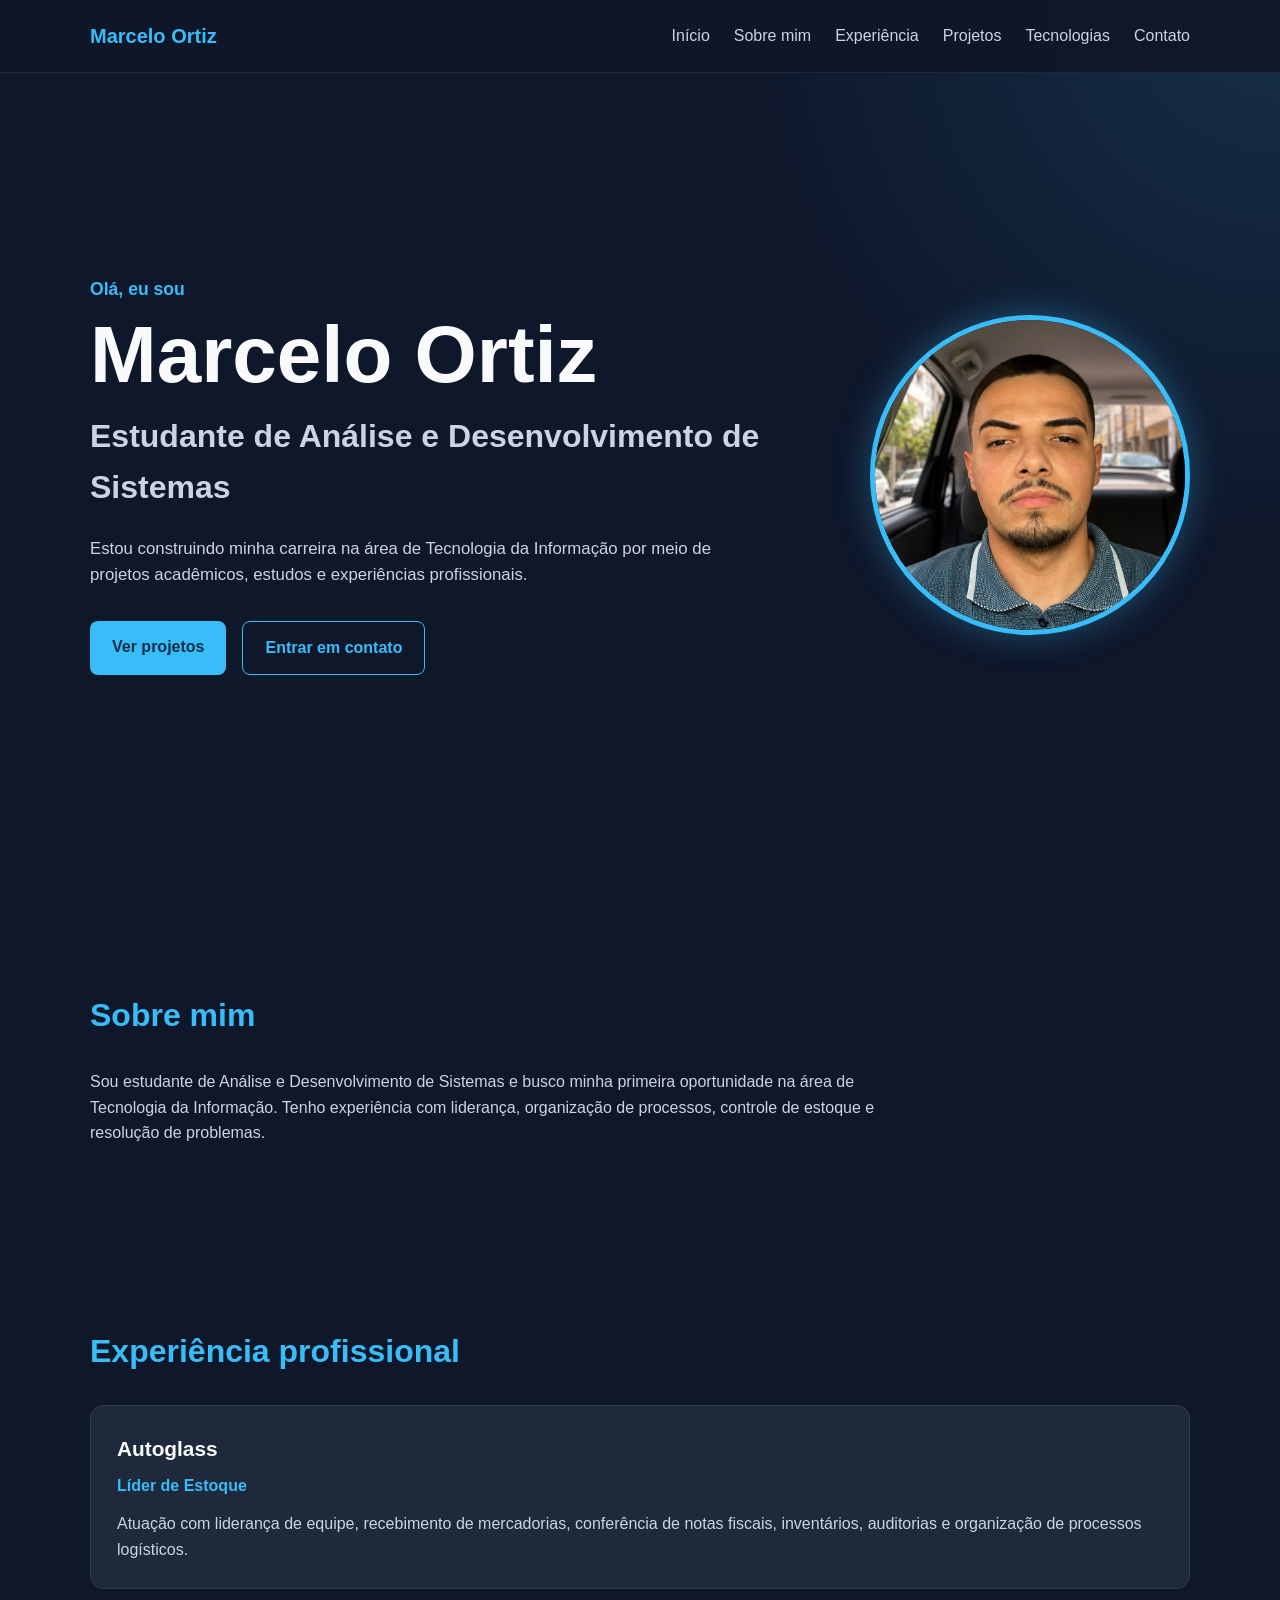
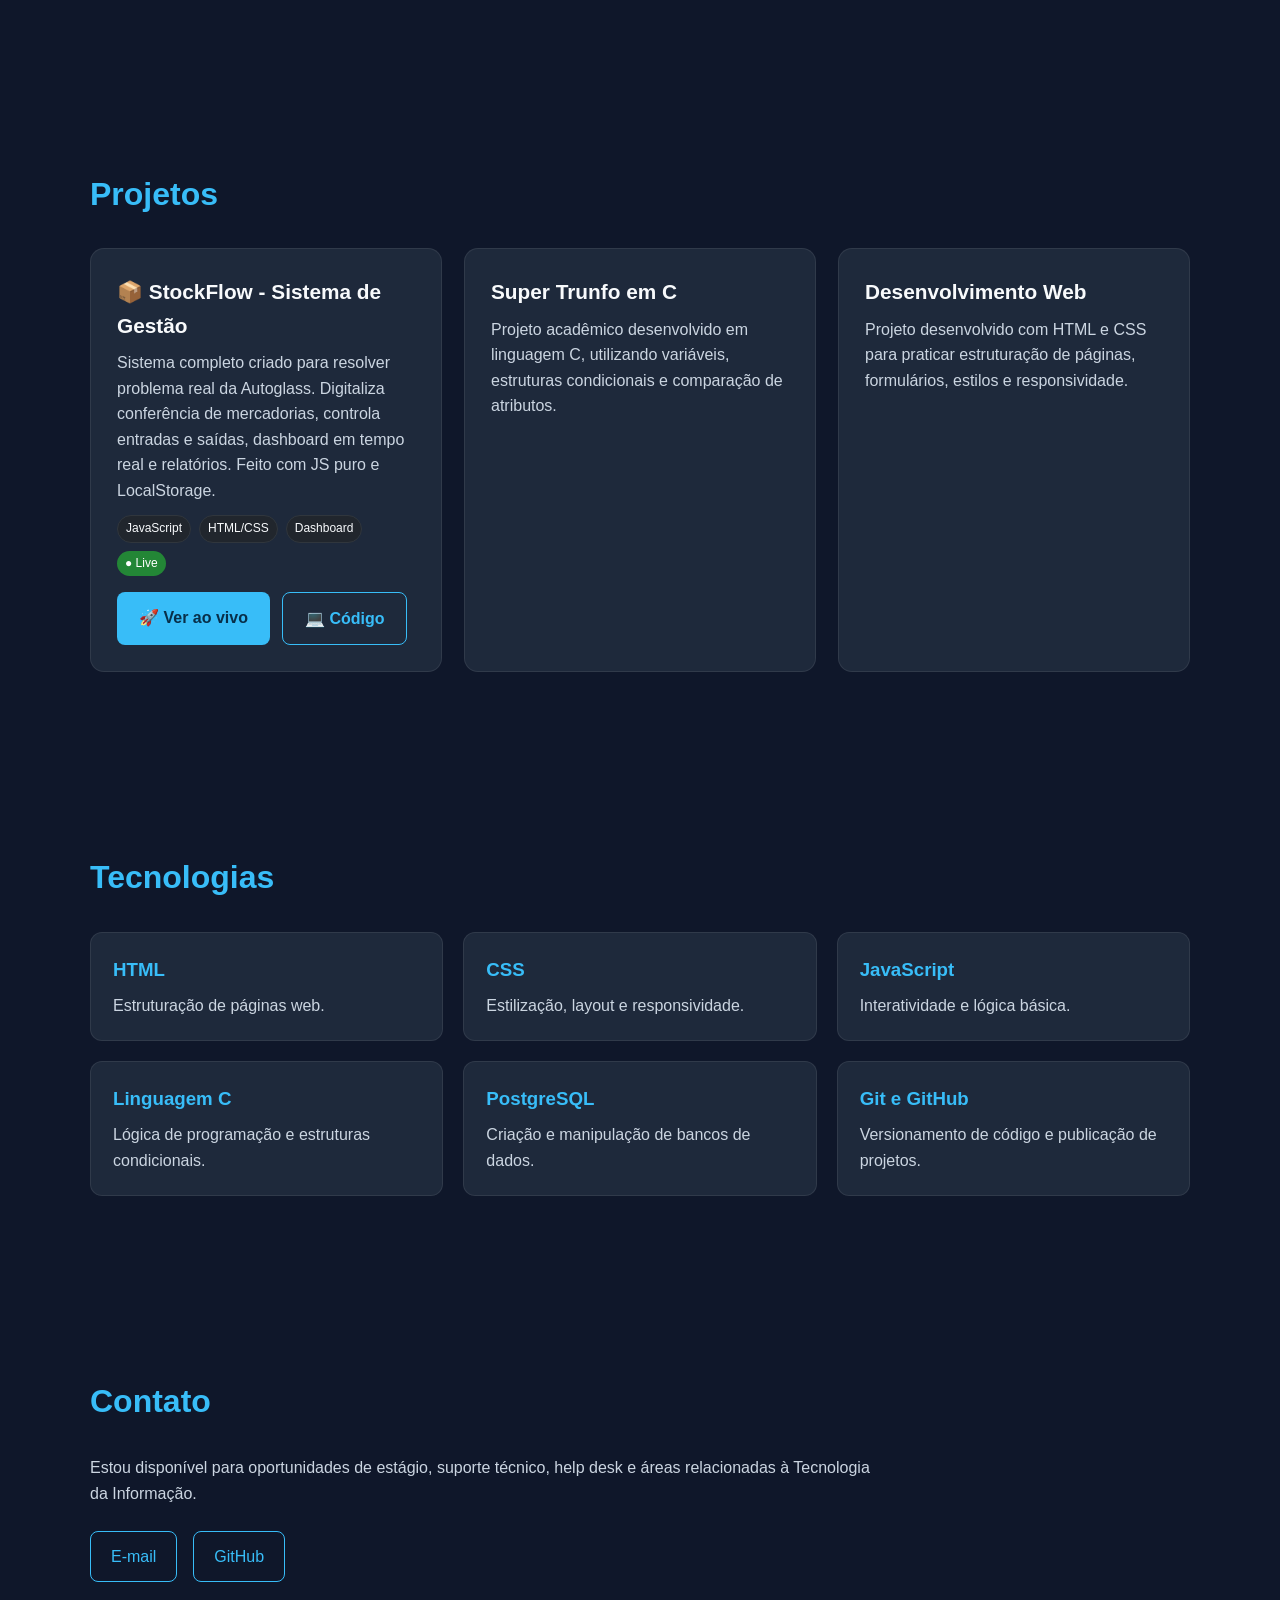
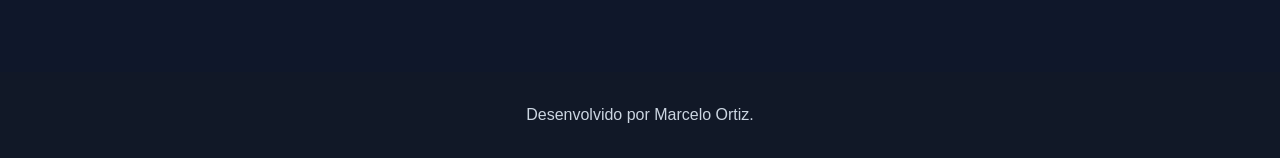
<file: index.html>
<!DOCTYPE html>
<html lang="pt-BR">
  <head>
    <meta charset="UTF-8" />
    <meta name="viewport" content="width=device-width, initial-scale=1.0" />
    <meta
      name="description"
      content="Portfólio profissional de Marcelo Ortiz, estudante de Análise e Desenvolvimento de Sistemas."
    />
    <title>Marcelo Ortiz | Portfólio</title>
    <link rel="stylesheet" href="style.css" />
  </head>

  <body>
    <header class="cabecalho">
      <nav class="menu">
        <a href="#inicio" class="logo">Marcelo Ortiz</a>
        <ul class="menu-links">
          <li><a href="#inicio">Início</a></li>
          <li><a href="#sobre">Sobre mim</a></li>
          <li><a href="#experiencia">Experiência</a></li>
          <li><a href="#projetos">Projetos</a></li>
          <li><a href="#tecnologias">Tecnologias</a></li>
          <li><a href="#contato">Contato</a></li>
        </ul>
      </nav>
    </header>

    <main>
      <section id="inicio" class="inicio">
        <div class="inicio-conteudo">
          <div class="inicio-grid">
            <div class="inicio-texto-area">
              <p class="apresentacao">Olá, eu sou</p>
              <h1>Marcelo Ortiz</h1>
              <h2>Estudante de Análise e Desenvolvimento de Sistemas</h2>
              <p class="inicio-texto">
                Estou construindo minha carreira na área de Tecnologia da
                Informação por meio de projetos acadêmicos, estudos e
                experiências profissionais.
              </p>
              <div class="inicio-botoes">
                <a href="#projetos" class="botao principal"> Ver projetos </a>
                <a href="#contato" class="botao secundario"> Entrar em contato </a>
              </div>
            </div>
            <div class="inicio-foto">
              <img src="./assets/perfil.jpg" alt="Foto de Marcelo Ortiz" />
            </div>
          </div>
        </div>
      </section>

      <section id="sobre" class="secao">
        <h2 class="titulo-secao">Sobre mim</h2>
        <p>
          Sou estudante de Análise e Desenvolvimento de Sistemas e busco minha
          primeira oportunidade na área de Tecnologia da Informação. Tenho
          experiência com liderança, organização de processos, controle de
          estoque e resolução de problemas.
        </p>
      </section>

      <section id="experiencia" class="secao">
        <h2 class="titulo-secao">Experiência profissional</h2>
        <article class="cartao">
          <h3>Autoglass</h3>
          <p class="cargo">Líder de Estoque</p>
          <p>
            Atuação com liderança de equipe, recebimento de mercadorias,
            conferência de notas fiscais, inventários, auditorias e organização
            de processos logísticos.
          </p>
        </article>
      </section>

      <section id="projetos" class="secao">
        <h2 class="titulo-secao">Projetos</h2>
        <div class="lista-projetos">
          <!-- PROJETO DESTAQUE - STOCKFLOW -->
          <article class="cartao destaque">
            <h3>📦 StockFlow - Sistema de Gestão</h3>
            <p>
              Sistema completo criado para resolver problema real da Autoglass. Digitaliza conferência de mercadorias, controla entradas e saídas, dashboard em tempo real e relatórios. Feito com JS puro e LocalStorage.
            </p>
            <div style="display:flex; gap:8px; margin:12px 0; flex-wrap:wrap;">
              <span style="background:#21262d; border:1px solid #30363d; padding:3px 8px; border-radius:20px; font-size:12px;">JavaScript</span>
              <span style="background:#21262d; border:1px solid #30363d; padding:3px 8px; border-radius:20px; font-size:12px;">HTML/CSS</span>
              <span style="background:#21262d; border:1px solid #30363d; padding:3px 8px; border-radius:20px; font-size:12px;">Dashboard</span>
              <span style="background:#238636; color:white; padding:3px 8px; border-radius:20px; font-size:12px;">● Live</span>
            </div>
            <div style="display:flex; gap:12px; margin-top:16px;">
              <a href="https://celoortiz10-dotcom.github.io/marcelo-portfolio/StockFlow/" target="_blank" class="botao principal" style="text-align:center;">🚀 Ver ao vivo</a>
              <a href="https://github.com/celoortiz10-dotcom/marcelo-portfolio/tree/main/StockFlow" target="_blank" class="botao secundario" style="text-align:center;">💻 Código</a>
            </div>
          </article>

          <article class="cartao">
            <h3>Super Trunfo em C</h3>
            <p>
              Projeto acadêmico desenvolvido em linguagem C, utilizando
              variáveis, estruturas condicionais e comparação de atributos.
            </p>
          </article>

          <article class="cartao">
            <h3>Desenvolvimento Web</h3>
            <p>
              Projeto desenvolvido com HTML e CSS para praticar estruturação de
              páginas, formulários, estilos e responsividade.
            </p>
          </article>
        </div>
      </section>

      <section id="tecnologias" class="secao">
        <h2 class="titulo-secao">Tecnologias</h2>
        <div class="lista-tecnologias">
          <div class="tecnologia"><h3>HTML</h3><p>Estruturação de páginas web.</p></div>
          <div class="tecnologia"><h3>CSS</h3><p>Estilização, layout e responsividade.</p></div>
          <div class="tecnologia"><h3>JavaScript</h3><p>Interatividade e lógica básica.</p></div>
          <div class="tecnologia"><h3>Linguagem C</h3><p>Lógica de programação e estruturas condicionais.</p></div>
          <div class="tecnologia"><h3>PostgreSQL</h3><p>Criação e manipulação de bancos de dados.</p></div>
          <div class="tecnologia"><h3>Git e GitHub</h3><p>Versionamento de código e publicação de projetos.</p></div>
        </div>
      </section>

      <section id="contato" class="secao">
        <h2 class="titulo-secao">Contato</h2>
        <p>Estou disponível para oportunidades de estágio, suporte técnico, help desk e áreas relacionadas à Tecnologia da Informação.</p>
        <div class="contatos">
          <a href="mailto:celoortiz10@gmail.com">E-mail</a>
          <a href="https://github.com/celoortiz10-dotcom" target="_blank" rel="noopener noreferrer">GitHub</a>
        </div>
      </section>
    </main>

    <footer class="rodape">
      <p>Desenvolvido por Marcelo Ortiz.</p>
    </footer>
    <script src="script.js"></script>
  </body>
</html>
</file>
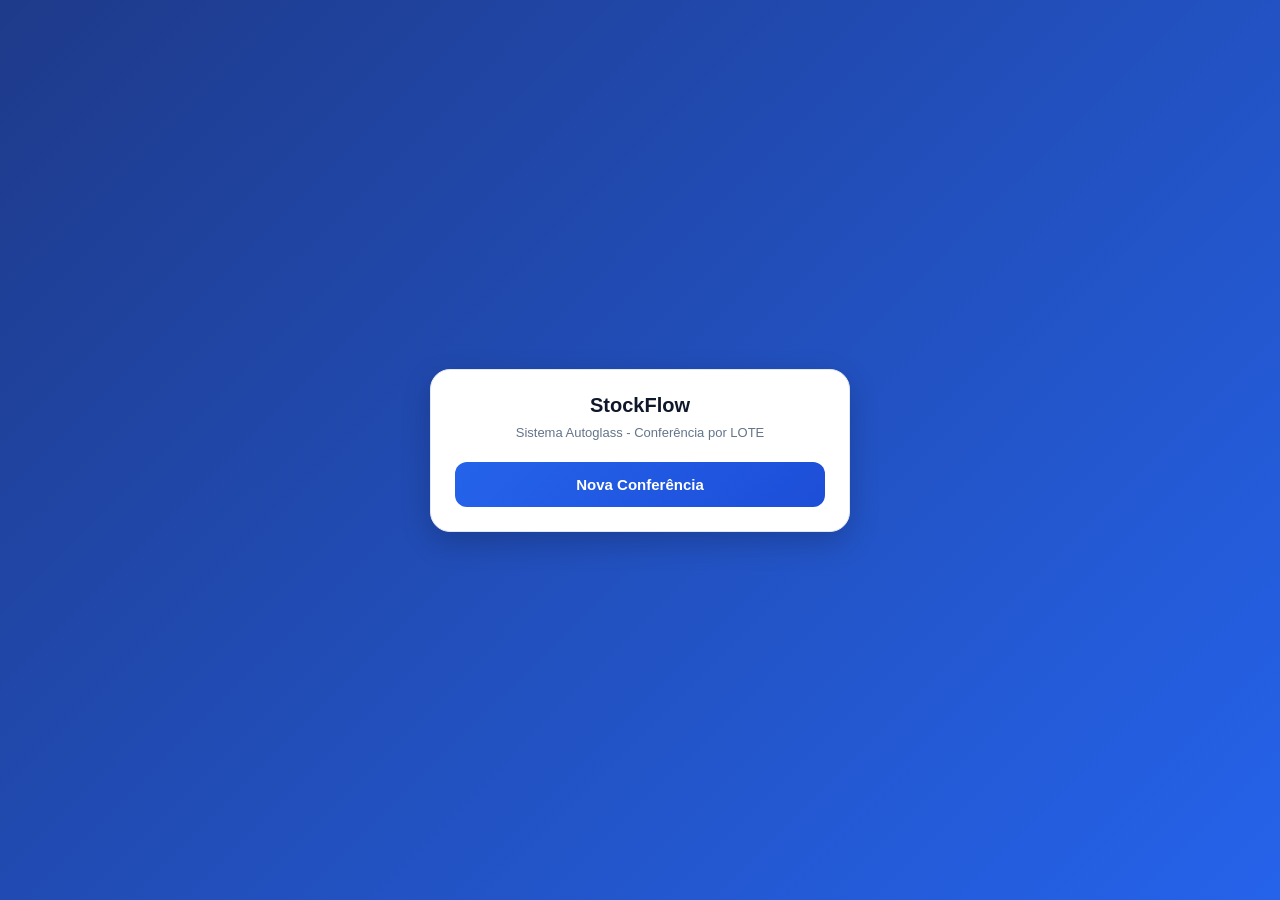
<file: StockFlow/index.html>
<!DOCTYPE html>
<html lang="pt-BR">
<head>
<meta charset="UTF-8">
<meta name="viewport" content="width=device-width, initial-scale=1.0">
<title>StockFlow Autoglass</title>
<link rel="stylesheet" href="style.css">
</head>
<body>

<div id="telaInicial">
<h1>StockFlow</h1>
<p>Sistema Autoglass - Conferência por LOTE</p>
<button id="novaConferencia">Nova Conferência</button>
</div>

<div id="telaCadastro" style="display: none;">
<h1>Nova Conferência</h1>
<label>Número da NF:</label>
<input type="text" id="numeroNF" placeholder="Digite o número da NF">
<button id="adicionarNF">Adicionar NF</button>
<h2>Notas fiscais adicionadas</h2>
<ul id="listaNFs"></ul>
<button id="iniciarConferencia">Continuar</button>
<button id="voltar">Voltar</button>
</div>

<div id="telaConferencia" style="display: none;">
<h1 id="tituloCarga"></h1>
<ul id="resumoNFs"></ul>
<div style="background:#eff6ff; border:1px solid #dbeafe; padding:10px; border-radius:10px; text-align:center; margin:12px 0;">
  <span style="font-size:11px; color:#64748b;">CARGA AGRUPADA</span><br>
  <span id="contadorNFs" style="font-weight:800; color:#1d4ed8;"></span>
</div>

<h2>BIPAGEM - Bipe o LOTE + ENTER</h2>
<input type="text" id="bipagemLote" placeholder="Bipe o LOTE e pressione ENTER" autocomplete="off">
<ul id="listaBipados"></ul>
<br>
<button id="finalizar">Finalizar Conferência</button>
<button id="voltarNFs">Voltar às NFs</button>
</div>

<div id="telaRebipagem" style="display: none;">
<h1 style="color: #d97706;">⚠️ Divergência Detectada</h1>
<p style="text-align:center; color:#334155;">A carga possui lotes com divergência. Rebipe APENAS os lotes abaixo novamente para correção.</p>
<ul id="listaDivergenciaPreview"></ul>
<hr>
<h2>Rebipagem - Bipe o LOTE</h2>
<input type="text" id="rebipagemLote" placeholder="Bipe o LOTE + ENTER" autocomplete="off">
<ul id="listaBipadosRebipagem"></ul>
<br>
<button id="conferirNovamente">Conferir Novamente</button>
<button id="gerarDivergenciaForcado" style="background:#fef2f2; color:#991b1b;">Gerar Divergência Mesmo Assim</button>
</div>

<div id="telaDivergencia" style="display: none;">
<h1>Divergência Gerada</h1>
<p id="codigoDivergencia"></p>
<ul id="listaDivergencia"></ul>
<button id="voltarInicio">Nova Carga</button>
</div>

<div id="telaSucesso" style="display: none;">
<h1 style="color: #16a34a;">✅ Conferência OK</h1>
<p id="codigoSucesso"></p>
<div style="background: #f0fdf4; border: 1px solid #bbf7d0; padding: 15px; border-radius: 12px; text-align: center; font-weight: 700; color: #15803d;">
Carga conferida 100% sem divergências.<br>Pronta para armazenar.
</div>
<br>
<button id="voltarInicioSucesso">Nova Carga</button>
</div>

<div id="modalConfirm" style="display: none;">
  <div id="modalBox">
    <h2>Finalizar Conferência?</h2>
    <p>Deseja realmente finalizar?</p>
    <div style="display:flex; gap:10px; margin-top:18px;">
      <button id="btnCancelar" style="flex:1; background:#f1f5f9; color:#334155;">Cancelar</button>
      <button id="btnConfirmar" style="flex:1; background:linear-gradient(135deg,#2563eb,#1d4ed8); color:white;">Sim, Finalizar</button>
    </div>
  </div>
</div>

<script src="script.js"></script>
</body>
</html>
</file>
<file: style.css>
:root {
  --cor-fundo: #0f172a;
  --cor-fundo-secundaria: #111827;
  --cor-cartao: #1e293b;
  --cor-principal: #38bdf8;
  --cor-texto: #f8fafc;
  --cor-texto-secundario: #cbd5e1;
  --largura-maxima: 1100px;
}

* {
  margin: 0;
  padding: 0;
  box-sizing: border-box;
}

html {
  scroll-behavior: smooth;
}

body {
  background-color: var(--cor-fundo);
  color: var(--cor-texto);
  font-family: Arial, Helvetica, sans-serif;
  line-height: 1.6;
}

a {
  color: inherit;
  text-decoration: none;
}

.cabecalho {
  width: 100%;
  position: fixed;
  top: 0;
  left: 0;
  z-index: 1000;
  background-color: rgba(15, 23, 42, 0.95);
  border-bottom: 1px solid rgba(255, 255, 255, 0.08);
}

.menu {
  width: 90%;
  max-width: var(--largura-maxima);
  min-height: 72px;
  margin: 0 auto;
  display: flex;
  align-items: center;
  justify-content: space-between;
}

.logo {
  color: var(--cor-principal);
  font-size: 1.25rem;
  font-weight: bold;
}

.menu-links {
  display: flex;
  gap: 24px;
  list-style: none;
}

.menu-links a {
  color: var(--cor-texto-secundario);
  transition: 0.3s;
}

.menu-links a:hover {
  color: var(--cor-principal);
}

.inicio {
  min-height: 100vh;
  padding: 130px 5% 80px;
  display: flex;
  align-items: center;
  background:
    radial-gradient(
      circle at top right,
      rgba(56, 189, 248, 0.15),
      transparent 35%
    ),
    var(--cor-fundo);
}

.inicio-conteudo {
  width: 100%;
  max-width: var(--largura-maxima);
  margin: 0 auto;
}

.apresentacao {
  color: var(--cor-principal);
  font-size: 1.1rem;
  font-weight: bold;
  margin-bottom: 8px;
}

.inicio h1 {
  font-size: clamp(2.7rem, 7vw, 5rem);
  line-height: 1.1;
  margin-bottom: 12px;
}

.inicio h2 {
  max-width: 750px;
  color: var(--cor-texto-secundario);
  font-size: clamp(1.3rem, 3vw, 2rem);
  margin-bottom: 22px;
}

.inicio-texto {
  max-width: 650px;
  color: var(--cor-texto-secundario);
  font-size: 1.05rem;
}

.inicio-botoes {
  display: flex;
  flex-wrap: wrap;
  gap: 16px;
  margin-top: 32px;
}

.botao {
  padding: 13px 22px;
  border-radius: 8px;
  font-weight: bold;
  transition: 0.3s;
}

.principal {
  background-color: var(--cor-principal);
  color: #082f49;
}

.principal:hover {
  transform: translateY(-3px);
  filter: brightness(1.1);
}

.secundario {
  border: 1px solid var(--cor-principal);
  color: var(--cor-principal);
}

.secundario:hover {
  background-color: rgba(56, 189, 248, 0.1);
  transform: translateY(-3px);
}

.secao {
  width: 90%;
  max-width: var(--largura-maxima);
  margin: 0 auto;
  padding: 90px 0;
}

.titulo-secao {
  color: var(--cor-principal);
  font-size: 2rem;
  margin-bottom: 28px;
}

.secao > p {
  max-width: 800px;
  color: var(--cor-texto-secundario);
}

.lista-projetos {
  display: grid;
  grid-template-columns: repeat(3, 1fr);
  gap: 22px;
}

.cartao {
  background-color: var(--cor-cartao);
  padding: 26px;
  border: 1px solid rgba(255, 255, 255, 0.08);
  border-radius: 14px;
  transition: 0.3s;
}

.cartao:hover {
  transform: translateY(-8px);
  border-color: var(--cor-principal);
}

.cartao h3 {
  margin-bottom: 8px;
  font-size: 1.3rem;
}

.cartao p {
  color: var(--cor-texto-secundario);
}

.cargo {
  color: var(--cor-principal) !important;
  font-weight: bold;
  margin-bottom: 12px;
}

.lista-tecnologias {
  display: grid;
  grid-template-columns: repeat(3, 1fr);
  gap: 20px;
}

.tecnologia {
  background-color: var(--cor-cartao);
  padding: 22px;
  border: 1px solid rgba(255, 255, 255, 0.08);
  border-radius: 12px;
  transition: 0.3s;
}

.tecnologia:hover {
  transform: translateY(-6px);
  border-color: var(--cor-principal);
}

.tecnologia h3 {
  color: var(--cor-principal);
  margin-bottom: 8px;
}

.tecnologia p {
  color: var(--cor-texto-secundario);
}

.contatos {
  display: flex;
  gap: 16px;
  margin-top: 24px;
}

.contatos a {
  padding: 12px 20px;
  border: 1px solid var(--cor-principal);
  border-radius: 8px;
  color: var(--cor-principal);
  transition: 0.3s;
}

.contatos a:hover {
  background-color: var(--cor-principal);
  color: #082f49;
}

.rodape {
  padding: 30px 5%;
  text-align: center;
  color: var(--cor-texto-secundario);
  background-color: var(--cor-fundo-secundaria);
}

@media (max-width: 800px) {
  .menu {
    flex-direction: column;
    justify-content: center;
    padding: 16px 0;
  }

  .menu-links {
    flex-wrap: wrap;
    justify-content: center;
    gap: 12px 18px;
  }

  .inicio {
    padding-top: 190px;
  }

  .lista-projetos,
  .lista-tecnologias {
    grid-template-columns: 1fr;
  }
}

/* FOTO DO GERO */

.inicio-grid {

display: flex;
justify-content: space-between;
align-items: center;
gap: 60px;

}

.inicio-texto-area {
  flex: 1;
}

.inicio-foto {

flex: 0 0 320px;
display: flex;
justify-content: center;

}

.inicio-foto img{

width: 320px;
height: 320px;
object-fit: cover;
border-radius: 50%;
border: 5px solid var(--cor-principal);
box-shadow: 0 0 35px rgba(56, 189, 248, 0.35);

}

@media (max-width: 900px) {

.inicio-grid {

flex-direction: column-reverse;
text-align: center;

}

.inicio-texto-area {

display: flex;
flex-direction: column;
align-items: center;

}

.inicio-foto img {

width: 240px;
height: 240px;

}

}
</file>
<file: StockFlow/style.css>
* { margin:0; padding:0; box-sizing:border-box; font-family: -apple-system, BlinkMacSystemFont, "Segoe UI", Roboto, sans-serif; }
body { background: linear-gradient(135deg, #1e3a8a, #2563eb); min-height: 100vh; display: flex; justify-content: center; align-items: flex-start; padding: 20px; overflow-y: auto; }
#telaInicial, #telaCadastro, #telaConferencia, #telaRebipagem, #telaDivergencia, #telaSucesso { background: white; width: 100%; max-width: 420px; padding: 24px; border-radius: 20px; box-shadow: 0 10px 30px rgba(0,0,0,0.2); border: 1px solid #e2e8f0; max-height: 90vh; overflow-y: auto; margin: auto; }
#telaInicial { text-align: center; }
h1 { font-size: 20px; color: #0f172a; margin-bottom: 8px; text-align: center; }
p { color: #64748b; font-size: 13px; text-align: center; margin-bottom: 12px; }
input { width: 100%; padding: 14px; border: 2px solid #e2e8f0; border-radius: 12px; font-size: 16px; outline: none; }
input:focus { border-color: #2563eb; }
button { width: 100%; padding: 14px; border: none; border-radius: 12px; font-size: 15px; font-weight: 700; cursor: pointer; margin-top: 10px; }
#novaConferencia, #iniciarConferencia, #finalizar, #conferirNovamente { background: linear-gradient(135deg, #2563eb, #1d4ed8); color: white; }
#voltar, #voltarNFs, #btnCancelar { background: #f1f5f9; color: #334155; }
#adicionarNF { background: #0f172a; color: white; }
h2 { font-size: 14px; color: #0f172a; margin: 16px 0 8px 0; }
ul { list-style: none; }
ul li { background: #f8fafc; border: 1px solid #e2e8f0; padding: 10px; border-radius: 10px; margin-bottom: 6px; font-size: 12px; color: #334155; display: flex; justify-content: space-between; align-items: center; }
ul li button { width: auto; padding: 5px 10px; font-size: 11px; margin: 0; background: #fee2e2; color: #991b1b; }
#modalConfirm { position: fixed; inset: 0; background: rgba(0,0,0,0.5); display: flex; justify-content: center; align-items: center; z-index: 999; padding: 16px; }
#modalBox { background: white; width: 100%; max-width: 360px; padding: 24px; border-radius: 20px; }
</file>
